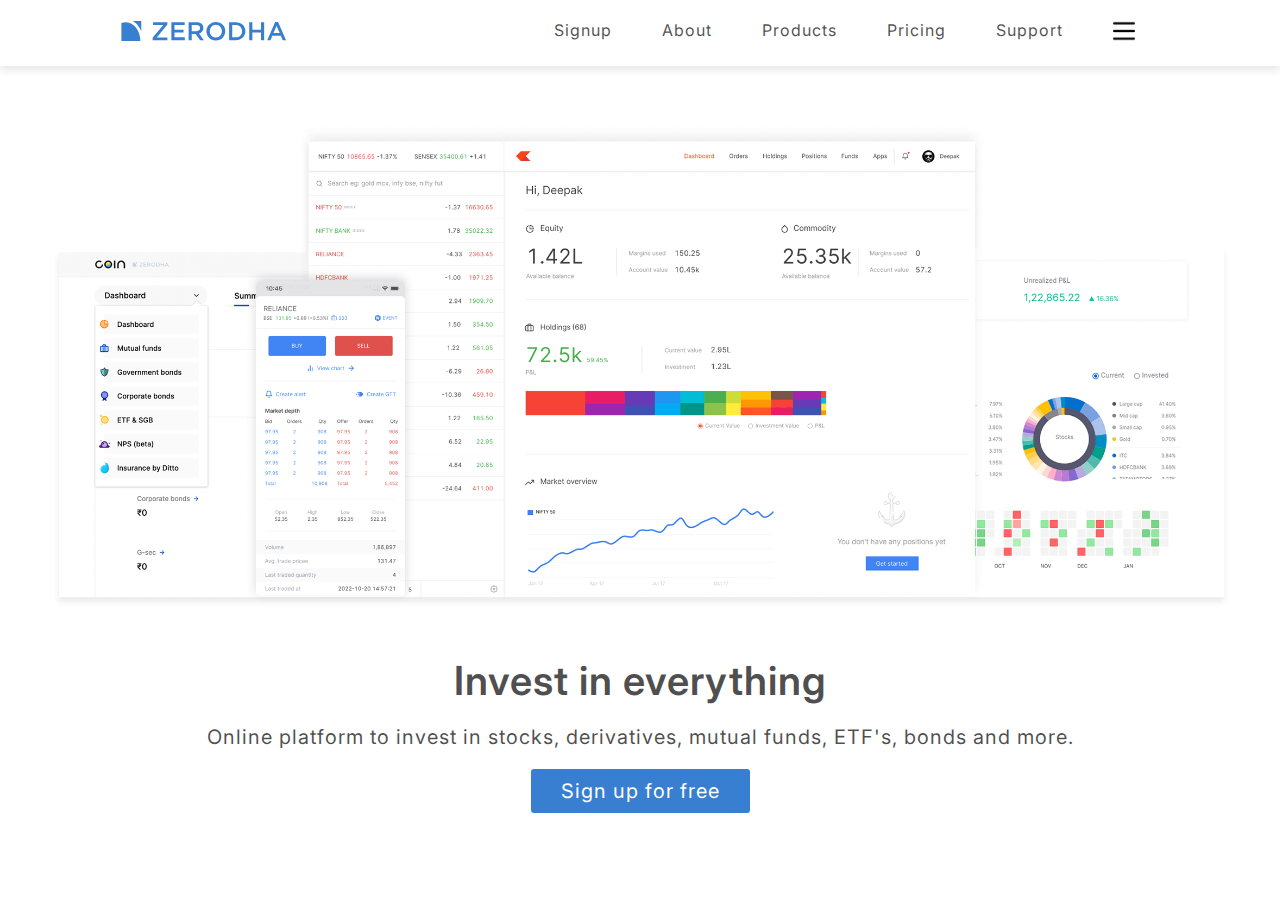
<file: week - 0/0.2/index.html>
<html>
<head>
    <title>Zerodha</title>
    <link rel="stylesheet" href="style.css" />
</head>
<body>
    <header>
        <img src="logo.svg" alt="logo" />
        <nav>
            <li><a href="#">Signup</a></li>
            <li><a href="#">About</a></li>
            <li><a href="#">Products</a></li>
            <li><a href="#">Pricing</a></li>
            <li><a href="#">Support</a></li>
            <li><a href="#"><img src="hamburger.png" alt="hamburger"></a></li>
        </nav>
    </header>
    <section>
        <img src="landing.png" alt="landing" />
        <h1>Invest in everything</h1>
        <p>Online platform to invest in stocks, derivatives, mutual funds, ETF's, bonds and more.</p>
        <button>Sign up for free</button>
    </section>
</body>
</html>
</file>
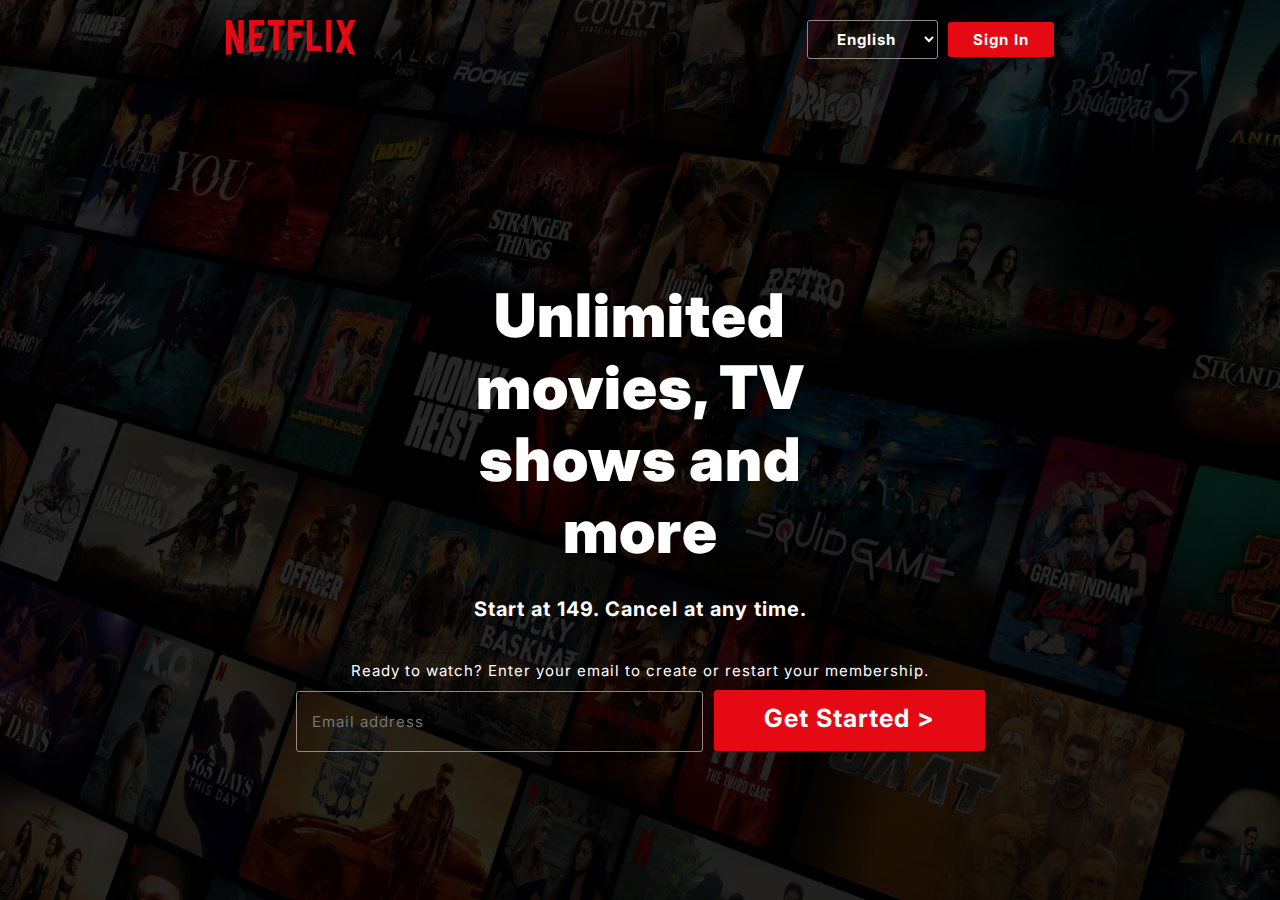
<file: week - 0/netflix-landing-page/index.html>
<html>
<head>
    <title>Netflix</title>
    <link rel="stylesheet" href="style.css" />
</head>
<body>
    <div id="image-container">
        <img src="background-image.jpg" class="background">
    </div>
    <header>
        <svg viewBox="0 0 111 30" version="1.1" xmlns="http://www.w3.org/2000/svg"
            xmlns:xlink="http://www.w3.org/1999/xlink" aria-hidden="true" role="img" class="logo">
            <g>
                <path
                    d="M105.06233,14.2806261 L110.999156,30 C109.249227,29.7497422 107.500234,29.4366857 105.718437,29.1554972 L102.374168,20.4686475 L98.9371075,28.4375293 C97.2499766,28.1563408 95.5928391,28.061674 93.9057081,27.8432843 L99.9372012,14.0931671 L94.4680851,-5.68434189e-14 L99.5313525,-5.68434189e-14 L102.593495,7.87421502 L105.874965,-5.68434189e-14 L110.999156,-5.68434189e-14 L105.06233,14.2806261 Z M90.4686475,-5.68434189e-14 L85.8749649,-5.68434189e-14 L85.8749649,27.2499766 C87.3746368,27.3437061 88.9371075,27.4055675 90.4686475,27.5930265 L90.4686475,-5.68434189e-14 Z M81.9055207,26.93692 C77.7186241,26.6557316 73.5307901,26.4064111 69.250164,26.3117443 L69.250164,-5.68434189e-14 L73.9366389,-5.68434189e-14 L73.9366389,21.8745899 C76.6248008,21.9373887 79.3120255,22.1557784 81.9055207,22.2804387 L81.9055207,26.93692 Z M64.2496954,10.6561065 L64.2496954,15.3435186 L57.8442216,15.3435186 L57.8442216,25.9996251 L53.2186709,25.9996251 L53.2186709,-5.68434189e-14 L66.3436123,-5.68434189e-14 L66.3436123,4.68741213 L57.8442216,4.68741213 L57.8442216,10.6561065 L64.2496954,10.6561065 Z M45.3435186,4.68741213 L45.3435186,26.2498828 C43.7810479,26.2498828 42.1876465,26.2498828 40.6561065,26.3117443 L40.6561065,4.68741213 L35.8121661,4.68741213 L35.8121661,-5.68434189e-14 L50.2183897,-5.68434189e-14 L50.2183897,4.68741213 L45.3435186,4.68741213 Z M30.749836,15.5928391 C28.687787,15.5928391 26.2498828,15.5928391 24.4999531,15.6875059 L24.4999531,22.6562939 C27.2499766,22.4678976 30,22.2495079 32.7809542,22.1557784 L32.7809542,26.6557316 L19.812541,27.6876933 L19.812541,-5.68434189e-14 L32.7809542,-5.68434189e-14 L32.7809542,4.68741213 L24.4999531,4.68741213 L24.4999531,10.9991564 C26.3126816,10.9991564 29.0936358,10.9054269 30.749836,10.9054269 L30.749836,15.5928391 Z M4.78114163,12.9684132 L4.78114163,29.3429562 C3.09401069,29.5313525 1.59340144,29.7497422 0,30 L0,-5.68434189e-14 L4.4690224,-5.68434189e-14 L10.562377,17.0315868 L10.562377,-5.68434189e-14 L15.2497891,-5.68434189e-14 L15.2497891,28.061674 C13.5935889,28.3437998 11.906458,28.4375293 10.1246602,28.6868498 L4.78114163,12.9684132 Z">
                </path>
            </g>
        </svg>
        <nav>
            <select name="languages" id="language">
                <option value="english"><img src="./translate.png" class="lang-logo" />English</option>
                <option value="hindi"><img src="./hindi.png" class="lang-logo" />Hindi</option>
            </select>
            <button>Sign In</button>
        </nav>
    </header>
    <section>
        <h1>Unlimited movies, TV shows and more</h1>
        <h4>Start at <span></span>149. Cancel at any time.</h4>
        <p>Ready to watch? Enter your email to create or restart your membership.</p>
        <form>
            <input type="text" id="email" name="email" placeholder="Email address" />
            <button type="submit">Get Started ></button>
        </form>
    </section>
</body>
</html>
</file>
<file: week - 0/0.2/style.css>
@import url('https://fonts.googleapis.com/css2?family=Inter:ital,opsz,wght@0,14..32,100..900;1,14..32,100..900&display=swap');

* {
    margin: 0;
    padding: 0;
    box-sizing: border-box;
    list-style: none;
    font-family: "Inter", sans-serif;
    color: rgb(0, 0, 0, 0.7);
    letter-spacing: 1px;
    text-decoration: none;
}

body {
    height: 100vh;
    width: 100%
}

header {
    display: flex;
    justify-content: space-around;
    padding: 20px 0;
    box-shadow: 0 4px 8px rgba(0, 0, 0, 0.1);
}

header img {
    height: 22px;
}

nav {
    display: flex;
    justify-content: space-between;
}

nav li {
    margin: 0 25px;
}

section img {
    display: block;
    height: 60%;
    margin: 25px auto;
}

section h1,
p {
    text-align: center;
}

section p {
    margin: 15px 0;
    font-size: 20px;
    margin-bottom: 20px;
}

section h1 {
    font-size: 40px;
    letter-spacing: 1px;
    font-weight: 600;
    margin-bottom: 20px;
}

section button {
    display: block;
    margin: auto;
    padding: 10px 30px;
    background: #387ed1;
    color: white;
    border: 0;
    border-radius: 3px;
    font-size: 20px;
}

section button:hover {
    background: #424242
}
</file>
<file: week - 0/netflix-landing-page/style.css>
@import url('https://fonts.googleapis.com/css2?family=Inter:ital,opsz,wght@0,14..32,100..900;1,14..32,100..900&family=Roboto:ital,wght@0,100..900;1,100..900&display=swap');

* {
    font-family: "Inter", sans-serif;
    margin: 0;
    padding: 0;
    box-sizing: border-box;
    list-style: none;
    letter-spacing: 1px;
}


#image-container {
    position: absolute;
    z-index: -999;
}

#image-container img {
    height: 100vh;
    width: 100vw;
}

#image-container::after {
    content: '';
    position: absolute;
    inset: 0;
    background: rgba(0, 0, 0, 0.8);
    z-index: 0;
}

header {
    display: flex;
    justify-content: space-around;
    padding: 20px 0;
}

.logo {
    fill: rgb(229, 9, 20);
    height: 35px;
}

nav #language {
    padding: 8px 25px;
    background: transparent;
    color: #fff;
    margin-right: 5px;
    border-radius: 3px;
    font-weight: bolder;
    font-size: 15px;
    border: 0.1px solid #938888;
}

nav>#language>option {
    background: transparent;
}

nav button {
    padding: 8px 25px;
    background: rgb(229, 9, 20);
    color: #fff;
    border: none;
    border-radius: 3px;
    font-weight: bolder;
    font-size: 15px;
}

section {
    color: #fff;
    text-align: center;
    width: 100%;
    font-size: 20px;
}

section h1 {
    font-size: 60px;
    font-weight: 900;
    padding: 0 400px;
    margin: 200px 0 30px 0;
}

section h4 {
    padding: 0 100px;
    margin-bottom: 40px;
}

section p {
    font-size: 15px;
    padding: 0 100px;
    margin-bottom: 10px;
}

#email {
    padding: 20px 150px 20px 15px;
    background: transparent;
    color: #fff;
    margin-right: 5px;
    border-radius: 3px;
    font-size: 15px;
    border: 0.1px solid #938888;
}

form button {
    padding: 13px 50px 18px 50px;
    background: rgb(229, 9, 20);
    color: #fff;
    border: none;
    border-radius: 3px;
    font-weight: bolder;
    font-size: 25px;
}
</file>
